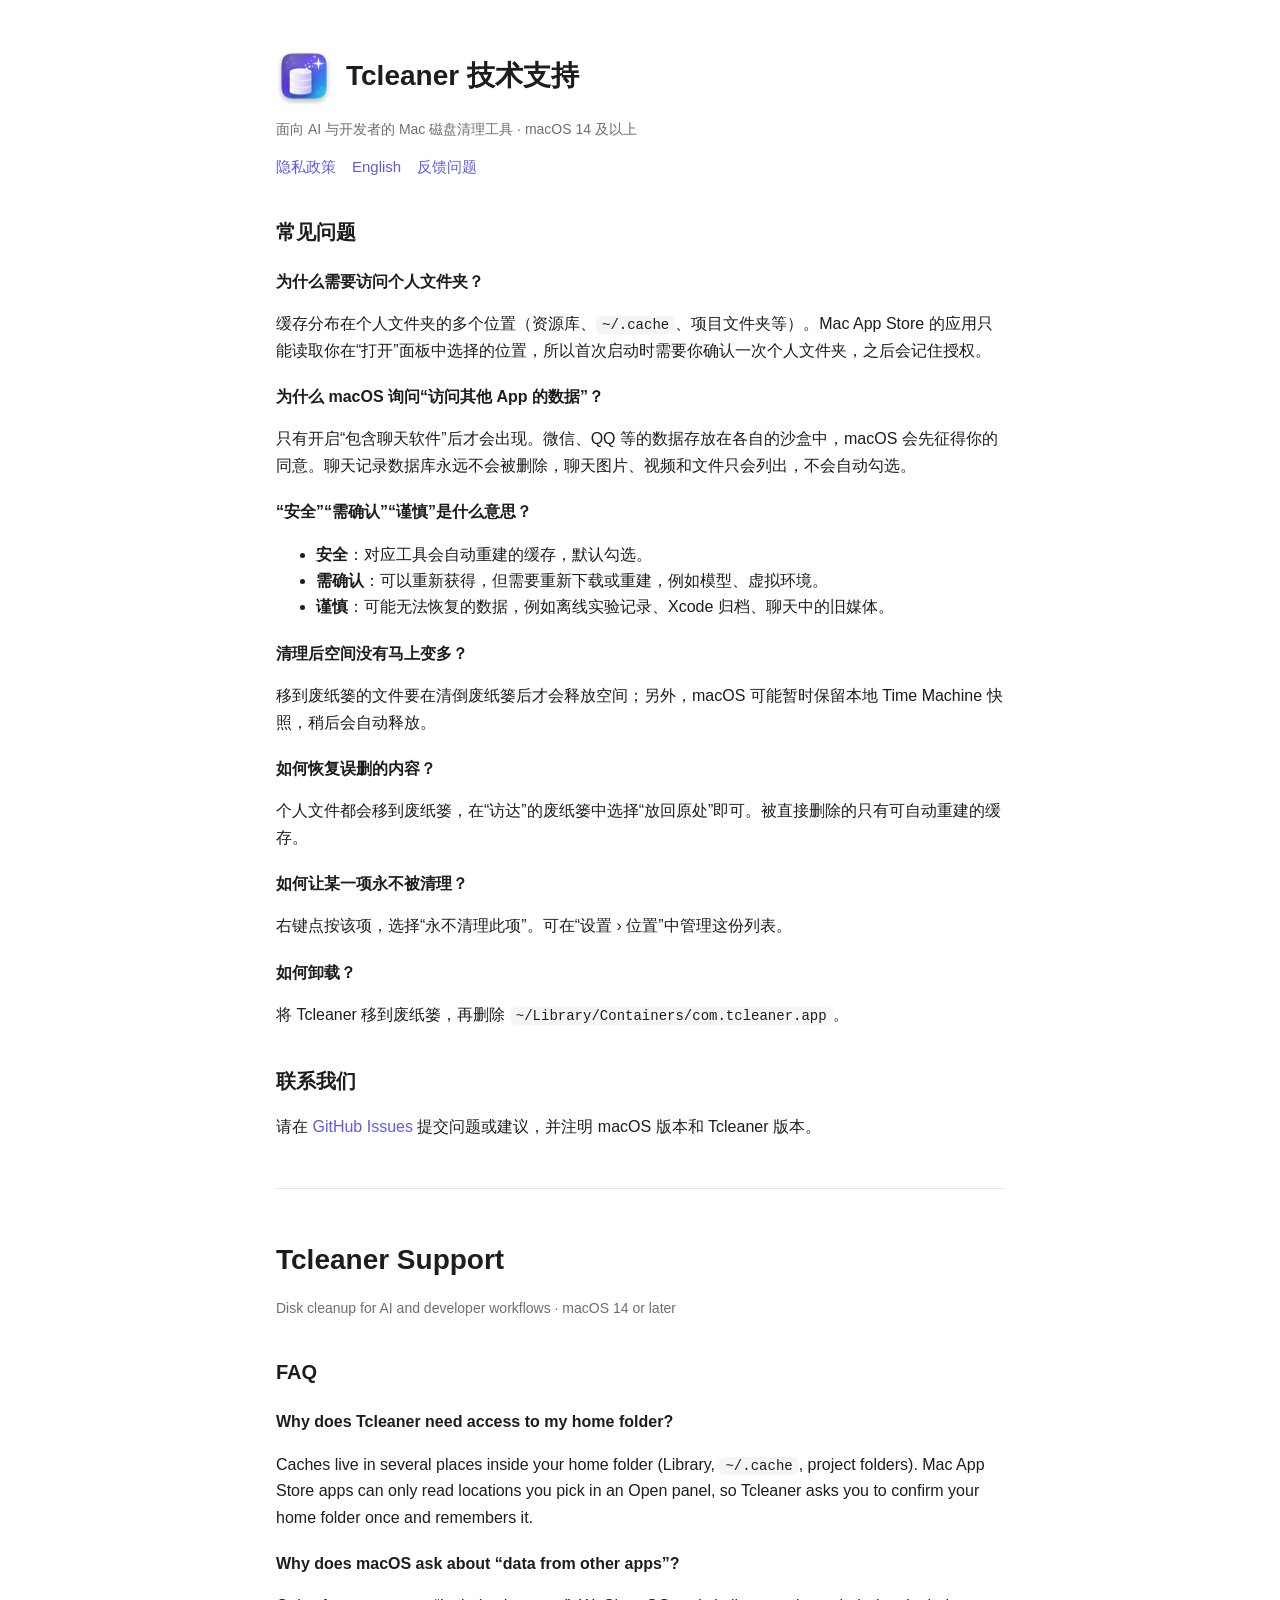
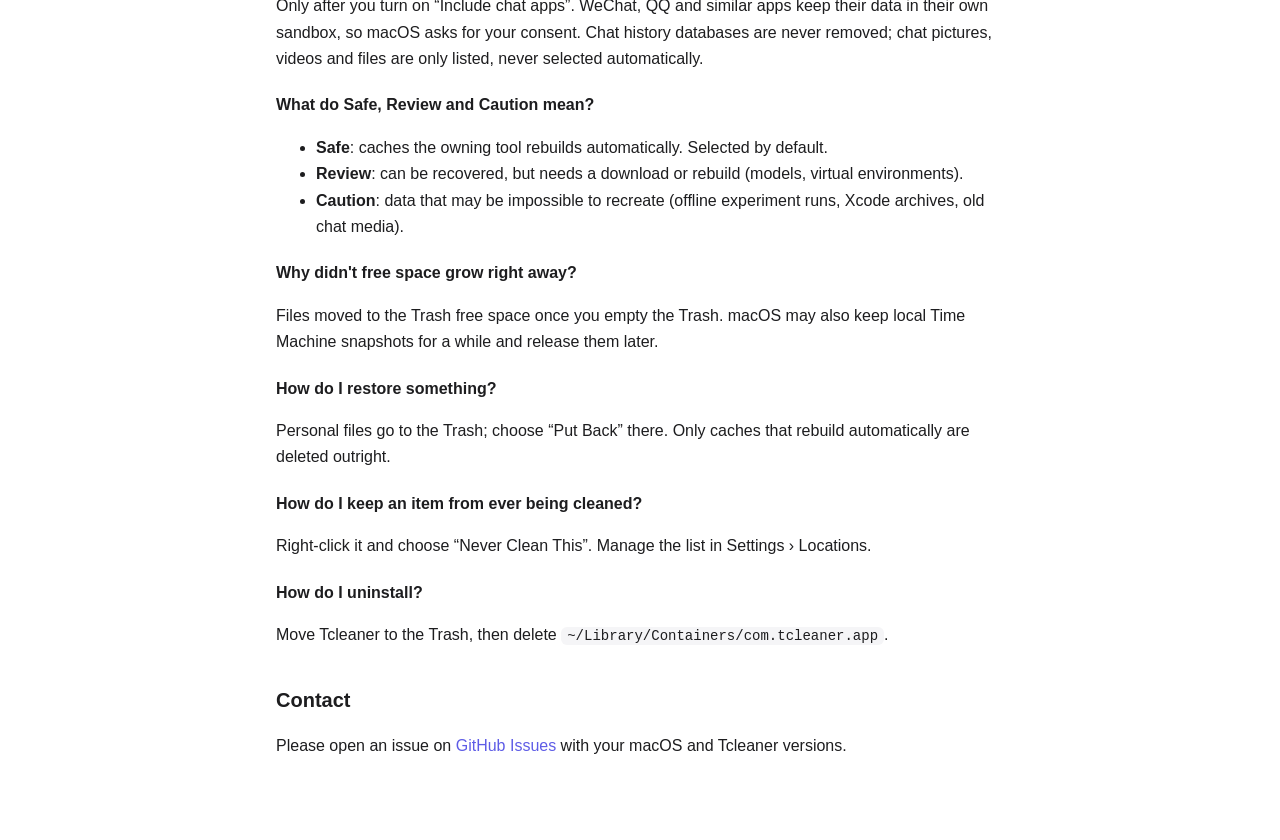
<file: index.html>
<!doctype html>
<html lang="zh-Hans">
<head>
<meta charset="utf-8">
<meta name="viewport" content="width=device-width, initial-scale=1">
<title>Tcleaner 技术支持 · Support</title>
<link rel="stylesheet" href="style.css">
</head>
<body>
<main>
<header><img src="icon.png" alt=""><h1>Tcleaner 技术支持</h1></header>
<p class="muted">面向 AI 与开发者的 Mac 磁盘清理工具 · macOS 14 及以上</p>
<nav><a href="privacy.html">隐私政策</a><a href="#english">English</a><a href="https://github.com/leixyou/tcleaner-site/issues">反馈问题</a></nav>

<h2>常见问题</h2>
<h3>为什么需要访问个人文件夹？</h3>
<p>缓存分布在个人文件夹的多个位置（资源库、<code>~/.cache</code>、项目文件夹等）。Mac App Store 的应用只能读取你在“打开”面板中选择的位置，所以首次启动时需要你确认一次个人文件夹，之后会记住授权。</p>
<h3>为什么 macOS 询问“访问其他 App 的数据”？</h3>
<p>只有开启“包含聊天软件”后才会出现。微信、QQ 等的数据存放在各自的沙盒中，macOS 会先征得你的同意。聊天记录数据库永远不会被删除，聊天图片、视频和文件只会列出，不会自动勾选。</p>
<h3>“安全”“需确认”“谨慎”是什么意思？</h3>
<ul>
<li><strong>安全</strong>：对应工具会自动重建的缓存，默认勾选。</li>
<li><strong>需确认</strong>：可以重新获得，但需要重新下载或重建，例如模型、虚拟环境。</li>
<li><strong>谨慎</strong>：可能无法恢复的数据，例如离线实验记录、Xcode 归档、聊天中的旧媒体。</li>
</ul>
<h3>清理后空间没有马上变多？</h3>
<p>移到废纸篓的文件要在清倒废纸篓后才会释放空间；另外，macOS 可能暂时保留本地 Time Machine 快照，稍后会自动释放。</p>
<h3>如何恢复误删的内容？</h3>
<p>个人文件都会移到废纸篓，在“访达”的废纸篓中选择“放回原处”即可。被直接删除的只有可自动重建的缓存。</p>
<h3>如何让某一项永不被清理？</h3>
<p>右键点按该项，选择“永不清理此项”。可在“设置 › 位置”中管理这份列表。</p>
<h3>如何卸载？</h3>
<p>将 Tcleaner 移到废纸篓，再删除 <code>~/Library/Containers/com.tcleaner.app</code>。</p>

<h2>联系我们</h2>
<p>请在 <a href="https://github.com/leixyou/tcleaner-site/issues">GitHub Issues</a> 提交问题或建议，并注明 macOS 版本和 Tcleaner 版本。</p>

<hr id="english">

<h1>Tcleaner Support</h1>
<p class="muted">Disk cleanup for AI and developer workflows · macOS 14 or later</p>

<h2>FAQ</h2>
<h3>Why does Tcleaner need access to my home folder?</h3>
<p>Caches live in several places inside your home folder (Library, <code>~/.cache</code>, project folders). Mac App Store apps can only read locations you pick in an Open panel, so Tcleaner asks you to confirm your home folder once and remembers it.</p>
<h3>Why does macOS ask about “data from other apps”?</h3>
<p>Only after you turn on “Include chat apps”. WeChat, QQ and similar apps keep their data in their own sandbox, so macOS asks for your consent. Chat history databases are never removed; chat pictures, videos and files are only listed, never selected automatically.</p>
<h3>What do Safe, Review and Caution mean?</h3>
<ul>
<li><strong>Safe</strong>: caches the owning tool rebuilds automatically. Selected by default.</li>
<li><strong>Review</strong>: can be recovered, but needs a download or rebuild (models, virtual environments).</li>
<li><strong>Caution</strong>: data that may be impossible to recreate (offline experiment runs, Xcode archives, old chat media).</li>
</ul>
<h3>Why didn't free space grow right away?</h3>
<p>Files moved to the Trash free space once you empty the Trash. macOS may also keep local Time Machine snapshots for a while and release them later.</p>
<h3>How do I restore something?</h3>
<p>Personal files go to the Trash; choose “Put Back” there. Only caches that rebuild automatically are deleted outright.</p>
<h3>How do I keep an item from ever being cleaned?</h3>
<p>Right-click it and choose “Never Clean This”. Manage the list in Settings › Locations.</p>
<h3>How do I uninstall?</h3>
<p>Move Tcleaner to the Trash, then delete <code>~/Library/Containers/com.tcleaner.app</code>.</p>

<h2>Contact</h2>
<p>Please open an issue on <a href="https://github.com/leixyou/tcleaner-site/issues">GitHub Issues</a> with your macOS and Tcleaner versions.</p>
</main>
</body>
</html>
</file>
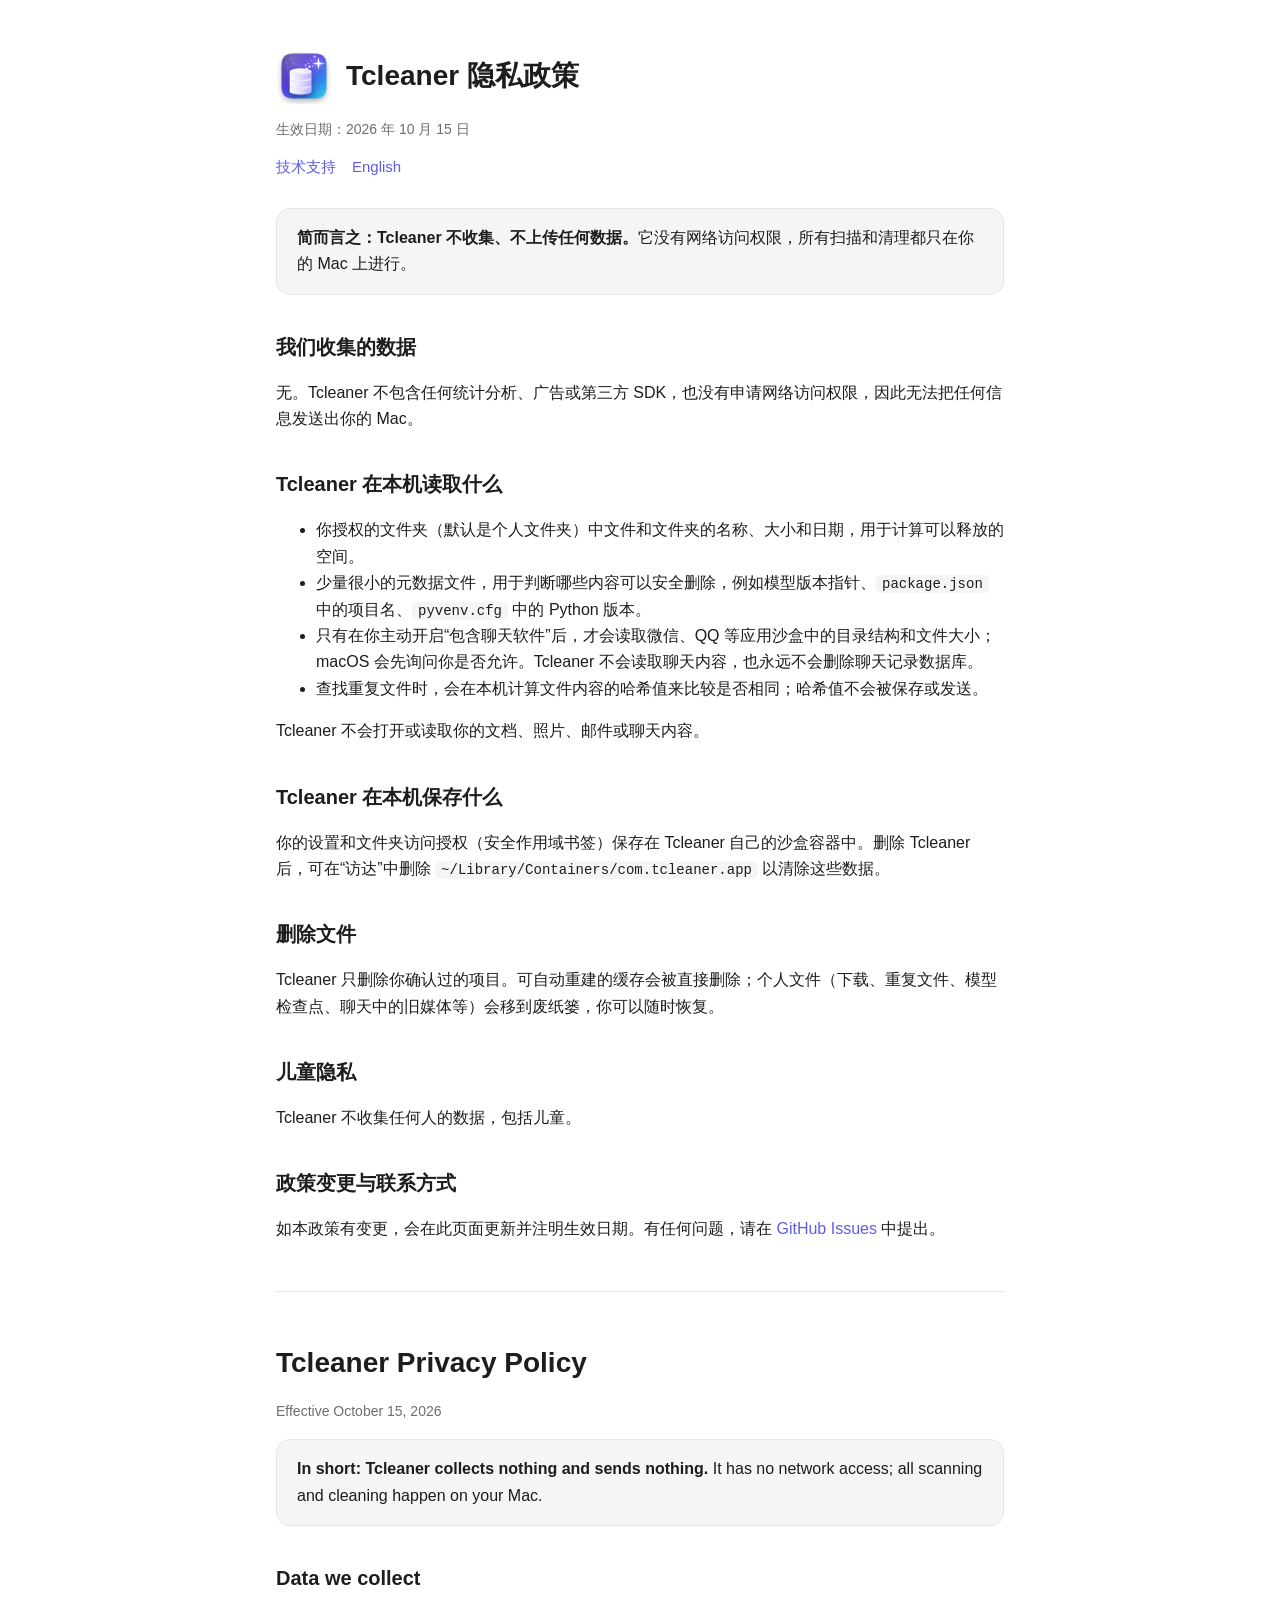
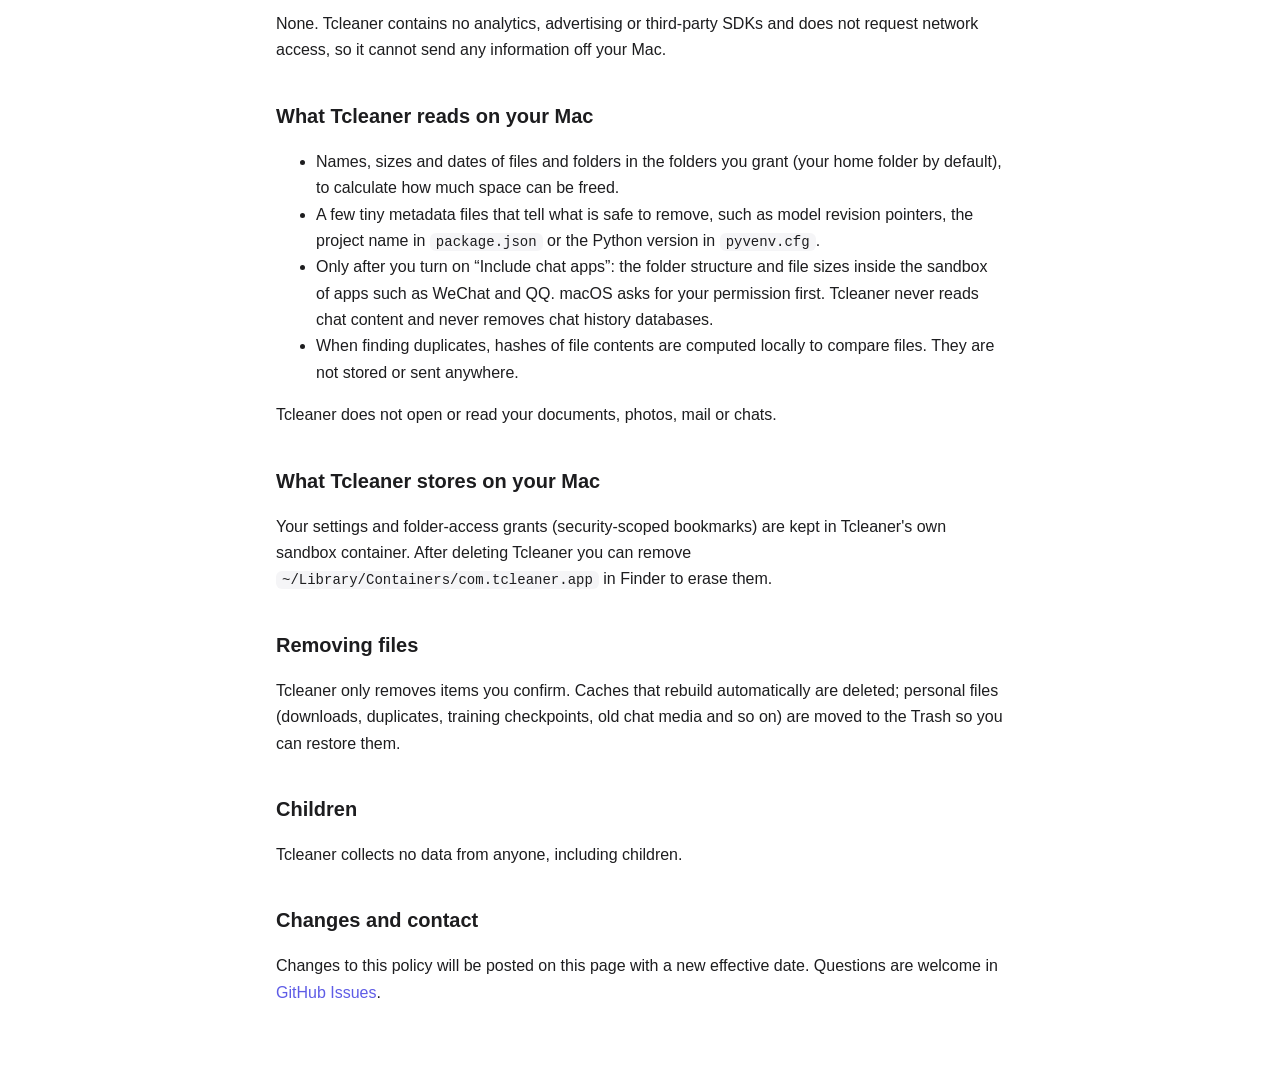
<file: privacy.html>
<!doctype html>
<html lang="zh-Hans">
<head>
<meta charset="utf-8">
<meta name="viewport" content="width=device-width, initial-scale=1">
<title>Tcleaner 隐私政策 · Privacy Policy</title>
<link rel="stylesheet" href="style.css">
</head>
<body>
<main>
<header><img src="icon.png" alt=""><h1>Tcleaner 隐私政策</h1></header>
<p class="muted">生效日期：2026 年 10 月 15 日</p>
<nav><a href="index.html">技术支持</a><a href="#english">English</a></nav>

<div class="card"><strong>简而言之：Tcleaner 不收集、不上传任何数据。</strong>它没有网络访问权限，所有扫描和清理都只在你的 Mac 上进行。</div>

<h2>我们收集的数据</h2>
<p>无。Tcleaner 不包含任何统计分析、广告或第三方 SDK，也没有申请网络访问权限，因此无法把任何信息发送出你的 Mac。</p>

<h2>Tcleaner 在本机读取什么</h2>
<ul>
<li>你授权的文件夹（默认是个人文件夹）中文件和文件夹的名称、大小和日期，用于计算可以释放的空间。</li>
<li>少量很小的元数据文件，用于判断哪些内容可以安全删除，例如模型版本指针、<code>package.json</code> 中的项目名、<code>pyvenv.cfg</code> 中的 Python 版本。</li>
<li>只有在你主动开启“包含聊天软件”后，才会读取微信、QQ 等应用沙盒中的目录结构和文件大小；macOS 会先询问你是否允许。Tcleaner 不会读取聊天内容，也永远不会删除聊天记录数据库。</li>
<li>查找重复文件时，会在本机计算文件内容的哈希值来比较是否相同；哈希值不会被保存或发送。</li>
</ul>
<p>Tcleaner 不会打开或读取你的文档、照片、邮件或聊天内容。</p>

<h2>Tcleaner 在本机保存什么</h2>
<p>你的设置和文件夹访问授权（安全作用域书签）保存在 Tcleaner 自己的沙盒容器中。删除 Tcleaner 后，可在“访达”中删除 <code>~/Library/Containers/com.tcleaner.app</code> 以清除这些数据。</p>

<h2>删除文件</h2>
<p>Tcleaner 只删除你确认过的项目。可自动重建的缓存会被直接删除；个人文件（下载、重复文件、模型检查点、聊天中的旧媒体等）会移到废纸篓，你可以随时恢复。</p>

<h2>儿童隐私</h2>
<p>Tcleaner 不收集任何人的数据，包括儿童。</p>

<h2>政策变更与联系方式</h2>
<p>如本政策有变更，会在此页面更新并注明生效日期。有任何问题，请在 <a href="https://github.com/leixyou/tcleaner-site/issues">GitHub Issues</a> 中提出。</p>

<hr id="english">

<h1>Tcleaner Privacy Policy</h1>
<p class="muted">Effective October 15, 2026</p>
<div class="card"><strong>In short: Tcleaner collects nothing and sends nothing.</strong> It has no network access; all scanning and cleaning happen on your Mac.</div>

<h2>Data we collect</h2>
<p>None. Tcleaner contains no analytics, advertising or third-party SDKs and does not request network access, so it cannot send any information off your Mac.</p>

<h2>What Tcleaner reads on your Mac</h2>
<ul>
<li>Names, sizes and dates of files and folders in the folders you grant (your home folder by default), to calculate how much space can be freed.</li>
<li>A few tiny metadata files that tell what is safe to remove, such as model revision pointers, the project name in <code>package.json</code> or the Python version in <code>pyvenv.cfg</code>.</li>
<li>Only after you turn on “Include chat apps”: the folder structure and file sizes inside the sandbox of apps such as WeChat and QQ. macOS asks for your permission first. Tcleaner never reads chat content and never removes chat history databases.</li>
<li>When finding duplicates, hashes of file contents are computed locally to compare files. They are not stored or sent anywhere.</li>
</ul>
<p>Tcleaner does not open or read your documents, photos, mail or chats.</p>

<h2>What Tcleaner stores on your Mac</h2>
<p>Your settings and folder-access grants (security-scoped bookmarks) are kept in Tcleaner's own sandbox container. After deleting Tcleaner you can remove <code>~/Library/Containers/com.tcleaner.app</code> in Finder to erase them.</p>

<h2>Removing files</h2>
<p>Tcleaner only removes items you confirm. Caches that rebuild automatically are deleted; personal files (downloads, duplicates, training checkpoints, old chat media and so on) are moved to the Trash so you can restore them.</p>

<h2>Children</h2>
<p>Tcleaner collects no data from anyone, including children.</p>

<h2>Changes and contact</h2>
<p>Changes to this policy will be posted on this page with a new effective date. Questions are welcome in <a href="https://github.com/leixyou/tcleaner-site/issues">GitHub Issues</a>.</p>
</main>
</body>
</html>
</file>
<file: style.css>
:root { --bg: #ffffff; --fg: #1d1d1f; --muted: #6e6e73; --card: #f5f5f7; --accent: #5e5ce6; --border: #e5e5ea; }
@media (prefers-color-scheme: dark) {
  :root { --bg: #111113; --fg: #f5f5f7; --muted: #a1a1a6; --card: #1c1c1e; --accent: #8e8cff; --border: #2c2c2e; }
}
* { box-sizing: border-box; }
body { margin: 0; background: var(--bg); color: var(--fg); font: 16px/1.65 -apple-system, BlinkMacSystemFont, "PingFang SC", "Helvetica Neue", sans-serif; }
main { max-width: 760px; margin: 0 auto; padding: 48px 16px 64px; }
header { display: flex; align-items: center; gap: 14px; margin-bottom: 8px; }
header img { width: 56px; height: 56px; border-radius: 13px; }
h1 { font-size: 28px; margin: 0; }
h2 { font-size: 20px; margin: 36px 0 8px; }
h3 { font-size: 16px; margin: 20px 0 4px; }
p, li { color: var(--fg); }
.muted { color: var(--muted); font-size: 14px; }
.card { background: var(--card); border: 1px solid var(--border); border-radius: 14px; padding: 16px 20px; margin: 16px 0; }
nav { display: flex; gap: 16px; margin: 12px 0 28px; font-size: 15px; }
a { color: var(--accent); text-decoration: none; }
a:hover { text-decoration: underline; }
hr { border: none; border-top: 1px solid var(--border); margin: 48px 0; }
code { background: var(--card); padding: 1px 6px; border-radius: 6px; font-size: 14px; }
</file>
